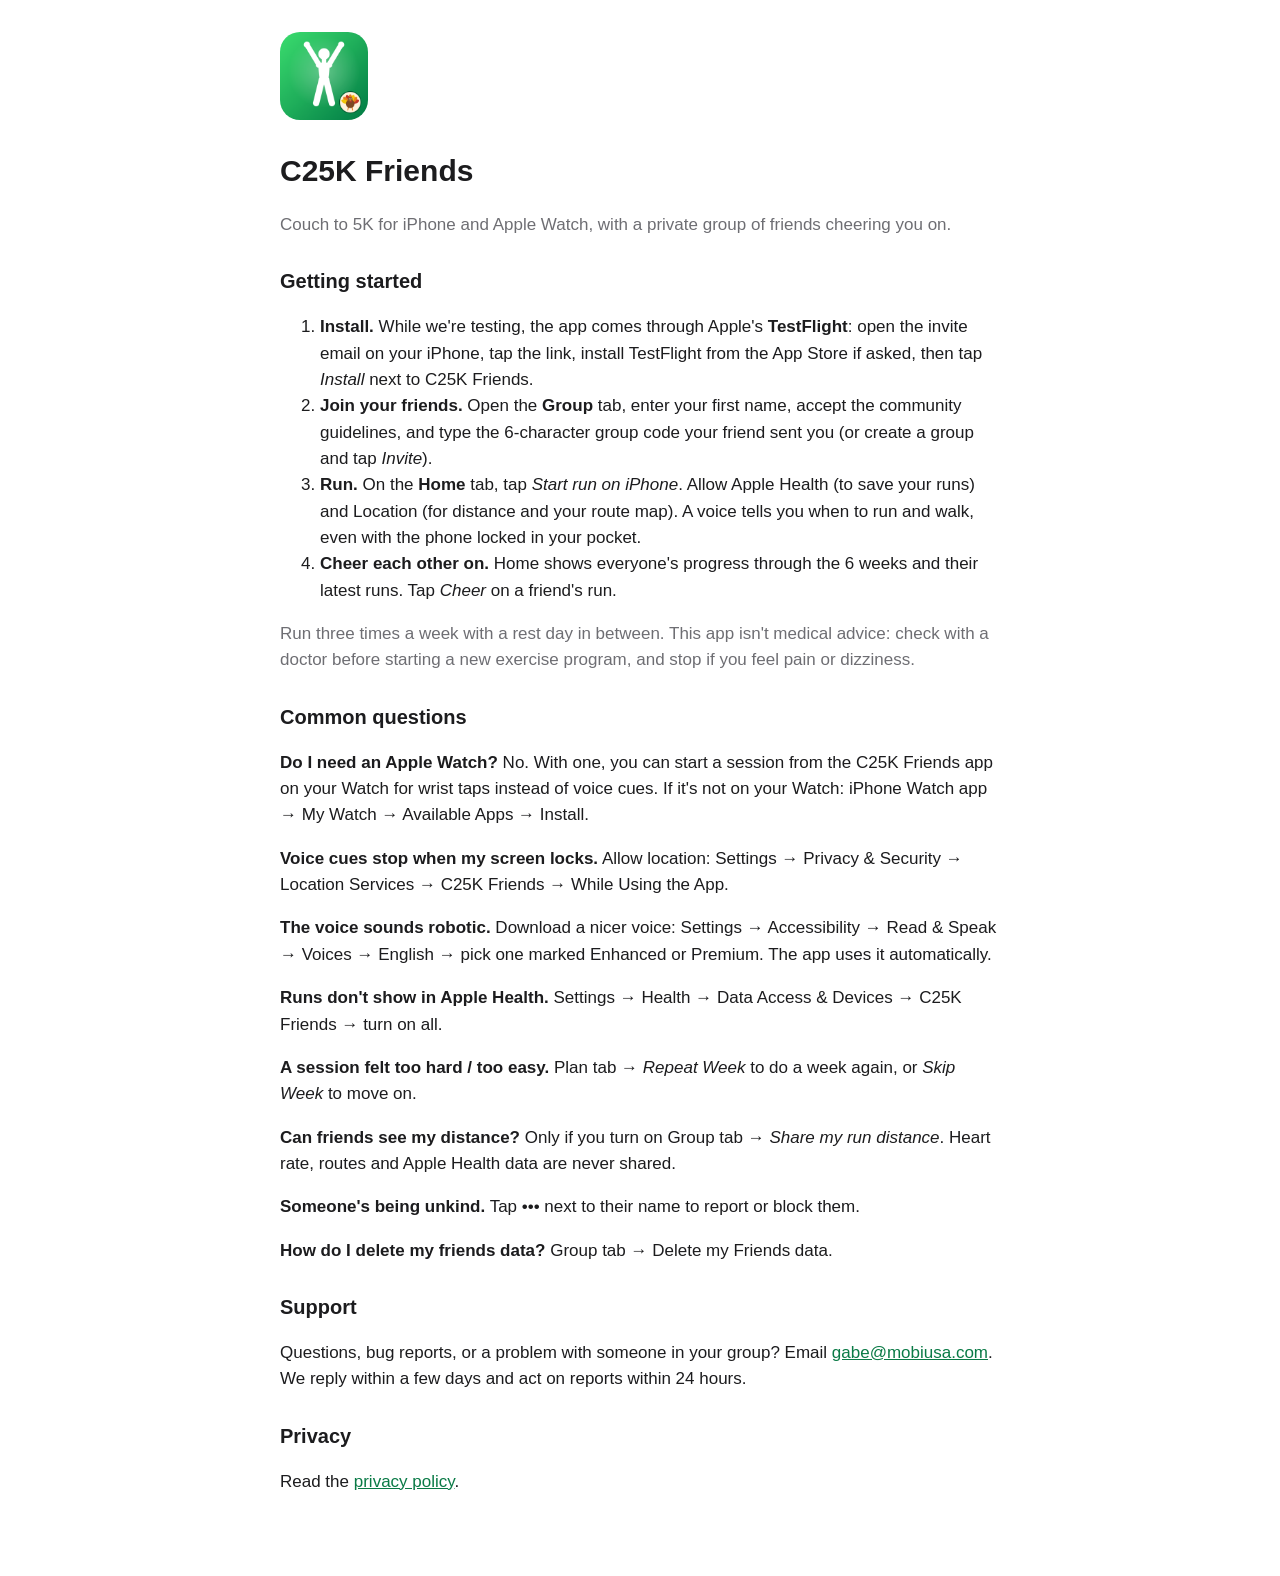
<file: index.html>
<!doctype html>
<html lang="en">
<head>
<meta charset="utf-8"><meta name="viewport" content="width=device-width, initial-scale=1">
<title>C25K Friends: Support</title>
<link rel="stylesheet" href="style.css">
</head>
<body>
<img class="icon" src="icon.png" alt="C25K Friends app icon">
<h1>C25K Friends</h1>
<p class="muted">Couch to 5K for iPhone and Apple Watch, with a private group of friends cheering you on.</p>

<h2>Getting started</h2>
<ol>
<li><strong>Install.</strong> While we're testing, the app comes through Apple's <strong>TestFlight</strong>: open the
invite email on your iPhone, tap the link, install TestFlight from the App Store if asked, then tap
<em>Install</em> next to C25K Friends.</li>
<li><strong>Join your friends.</strong> Open the <strong>Group</strong> tab, enter your first name, accept the community
guidelines, and type the 6-character group code your friend sent you (or create a group and tap <em>Invite</em>).</li>
<li><strong>Run.</strong> On the <strong>Home</strong> tab, tap <em>Start run on iPhone</em>. Allow Apple Health (to save
your runs) and Location (for distance and your route map). A voice tells you when to run and walk, even with the phone
locked in your pocket.</li>
<li><strong>Cheer each other on.</strong> Home shows everyone's progress through the 6 weeks and their latest runs.
Tap <em>Cheer</em> on a friend's run.</li>
</ol>
<p class="muted">Run three times a week with a rest day in between. This app isn't medical advice: check with a doctor
before starting a new exercise program, and stop if you feel pain or dizziness.</p>

<h2>Common questions</h2>
<p><strong>Do I need an Apple Watch?</strong> No. With one, you can start a session from the C25K Friends app on your
Watch for wrist taps instead of voice cues. If it's not on your Watch: iPhone Watch app → My Watch → Available Apps →
Install.</p>
<p><strong>Voice cues stop when my screen locks.</strong> Allow location: Settings → Privacy &amp; Security →
Location Services → C25K Friends → While Using the App.</p>
<p><strong>The voice sounds robotic.</strong> Download a nicer voice: Settings → Accessibility → Read &amp; Speak →
Voices → English → pick one marked Enhanced or Premium. The app uses it automatically.</p>
<p><strong>Runs don't show in Apple Health.</strong> Settings → Health → Data Access &amp; Devices → C25K Friends →
turn on all.</p>
<p><strong>A session felt too hard / too easy.</strong> Plan tab → <em>Repeat Week</em> to do a week again, or
<em>Skip Week</em> to move on.</p>
<p><strong>Can friends see my distance?</strong> Only if you turn on Group tab → <em>Share my run distance</em>.
Heart rate, routes and Apple Health data are never shared.</p>
<p><strong>Someone's being unkind.</strong> Tap ••• next to their name to report or block them.</p>
<p><strong>How do I delete my friends data?</strong> Group tab → Delete my Friends data.</p>

<h2>Support</h2>
<p>Questions, bug reports, or a problem with someone in your group? Email
<a href="mailto:gabe@mobiusa.com">gabe@mobiusa.com</a>. We reply within a few days and act on reports
within 24 hours.</p>

<h2>Privacy</h2>
<p>Read the <a href="privacy.html">privacy policy</a>.</p>
</body>
</html>
</file>
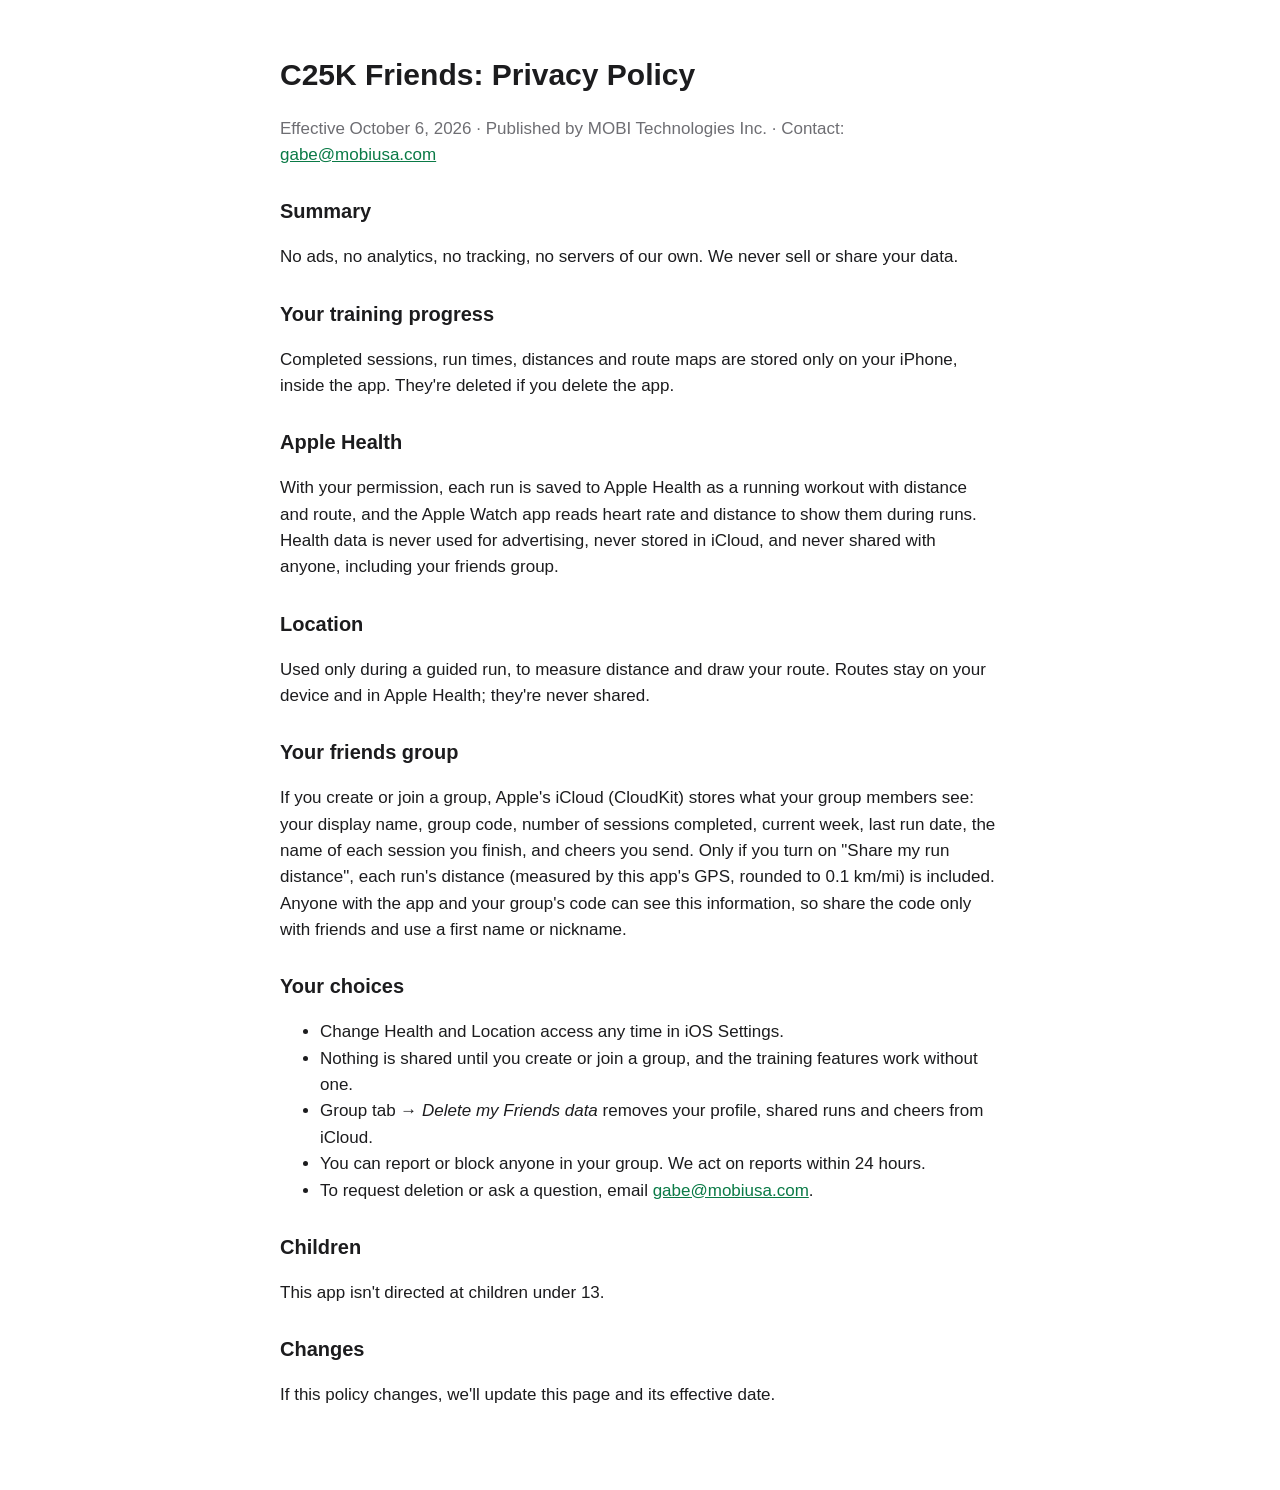
<file: privacy.html>
<!doctype html>
<html lang="en">
<head>
<meta charset="utf-8"><meta name="viewport" content="width=device-width, initial-scale=1">
<title>C25K Friends: Privacy Policy</title>
<link rel="stylesheet" href="style.css">
</head>
<body>
<h1>C25K Friends: Privacy Policy</h1>
<p class="muted">Effective October 6, 2026 · Published by MOBI Technologies Inc. · Contact:
<a href="mailto:gabe@mobiusa.com">gabe@mobiusa.com</a></p>

<h2>Summary</h2>
<p>No ads, no analytics, no tracking, no servers of our own. We never sell or share your data.</p>

<h2>Your training progress</h2>
<p>Completed sessions, run times, distances and route maps are stored only on your iPhone, inside the app.
They're deleted if you delete the app.</p>

<h2>Apple Health</h2>
<p>With your permission, each run is saved to Apple Health as a running workout with distance and route, and the
Apple Watch app reads heart rate and distance to show them during runs. Health data is never used for advertising,
never stored in iCloud, and never shared with anyone, including your friends group.</p>

<h2>Location</h2>
<p>Used only during a guided run, to measure distance and draw your route. Routes stay on your device and in Apple
Health; they're never shared.</p>

<h2>Your friends group</h2>
<p>If you create or join a group, Apple's iCloud (CloudKit) stores what your group members see: your display name,
group code, number of sessions completed, current week, last run date, the name of each session you finish, and
cheers you send. Only if you turn on "Share my run distance", each run's distance (measured by this app's GPS,
rounded to 0.1 km/mi) is included. Anyone with the app and your group's code can see this information, so share the
code only with friends and use a first name or nickname.</p>

<h2>Your choices</h2>
<ul>
<li>Change Health and Location access any time in iOS Settings.</li>
<li>Nothing is shared until you create or join a group, and the training features work without one.</li>
<li>Group tab → <em>Delete my Friends data</em> removes your profile, shared runs and cheers from iCloud.</li>
<li>You can report or block anyone in your group. We act on reports within 24 hours.</li>
<li>To request deletion or ask a question, email <a href="mailto:gabe@mobiusa.com">gabe@mobiusa.com</a>.</li>
</ul>

<h2>Children</h2>
<p>This app isn't directed at children under 13.</p>

<h2>Changes</h2>
<p>If this policy changes, we'll update this page and its effective date.</p>
</body>
</html>
</file>
<file: style.css>
:root { --bg: #ffffff; --fg: #1c1c1e; --muted: #6e6e73; --accent: #0a7a46; }
@media (prefers-color-scheme: dark) { :root { --bg: #000; --fg: #f2f2f7; --muted: #a1a1a6; --accent: #3ddc6e; } }
body { background: var(--bg); color: var(--fg); font: 17px/1.55 -apple-system, BlinkMacSystemFont, "Segoe UI", Roboto, sans-serif;
       max-width: 720px; margin: 0 auto; padding: 32px 16px 64px; }
h1 { font-size: 30px; margin-bottom: 4px; } h2 { font-size: 20px; margin-top: 28px; }
a { color: var(--accent); } .muted { color: var(--muted); } img.icon { width: 88px; height: 88px; border-radius: 20px; }
</file>
